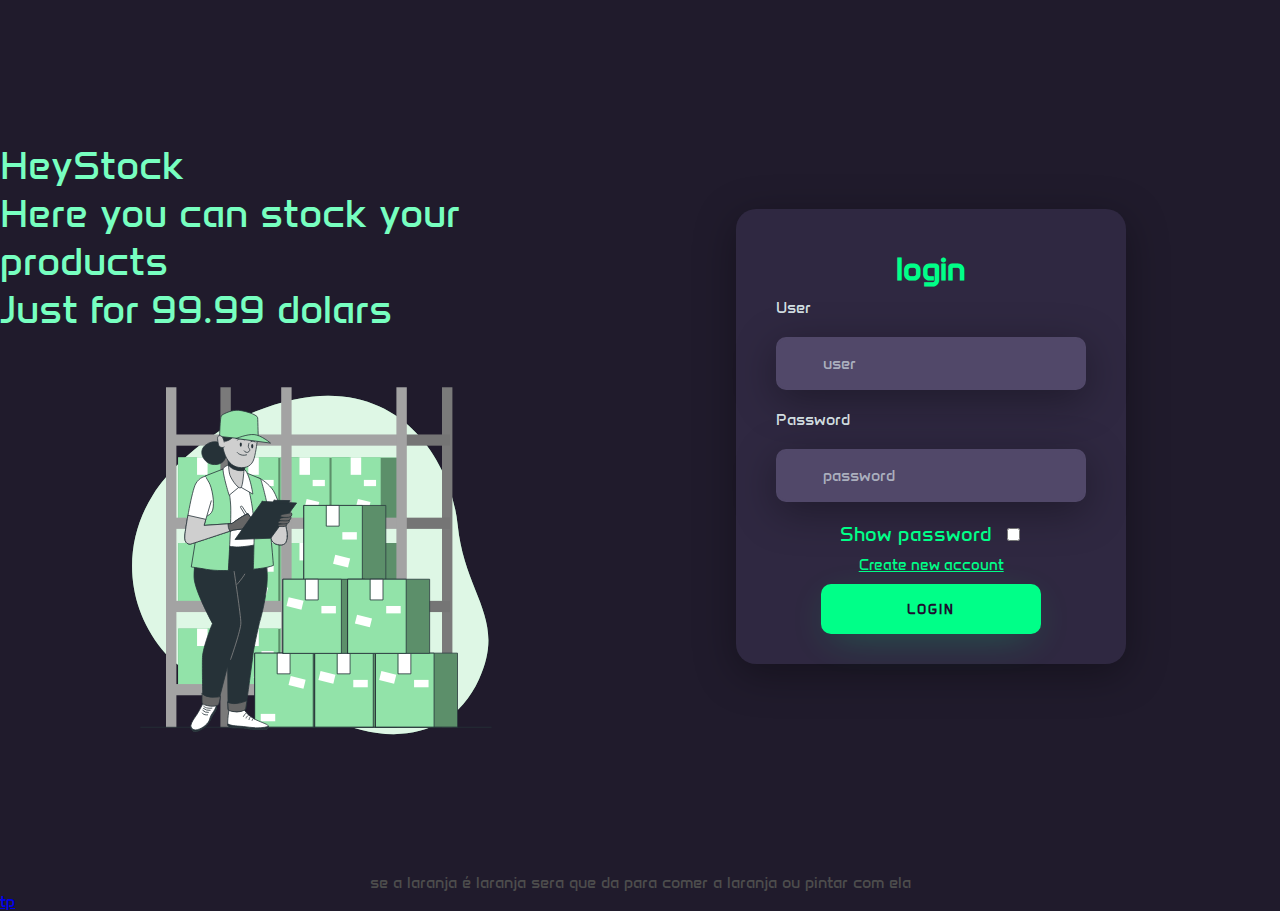
<file: wwwroot/index.html>
<!DOCTYPE html>
<html lang="pt">
<head>
    <meta charset="UTF-8">
    <meta name="viewport" content="width=device-width, initial-scale=1.0">
    <title>login</title>
    <script defer src="./js/script.js"></script>
    <link rel="stylesheet" href="./css/style.css">
</head>
<body>
    <div class="main_login">
        <div class="left_login">
            <h1>HeyStock<br>Here you can stock your products<br>Just for 99.99 dolars</h1>
            <img src="./assets/images/stock.svg" class="left_login_image" alt="stockImg">
        </div>
        <div class="rigth_login">
            <div class="card-login">
                <h1>login</h1>
                <div class="user">
                    <label for="usuario">User</label>
                    <input type="text" id="usuario" placeholder="user" required maxlength="255" minlength="3">
                    <small></small>
                </div>
                <div class="user">
                    <label for="password">Password</label>
                    <input type="password" id="password" placeholder="password" required maxlength="255" minlength="8">
                    <small></small>
                </div>
                <a class="ShowPassword">Show password<input type="checkbox" id="showPassword"></a>    
                <a class="newAccount" href="./register.html">Create new account</a>
                
                <button class="btn-login">login</button>
                
            </div>
        </div>
    </div>
    <a class="letters">se a laranja é laranja sera que da para comer a laranja ou pintar com ela </a>
    <a href="./menuInicial.html">tp</a>

    <script src="./js/default_stuff.js"></script>
    <script src="./js/loginHelper.js"></script>
    <script src="./js/signalr.js"></script>
    <script src="./js/signalr.min.js"></script>
</body>
</html>
</file>
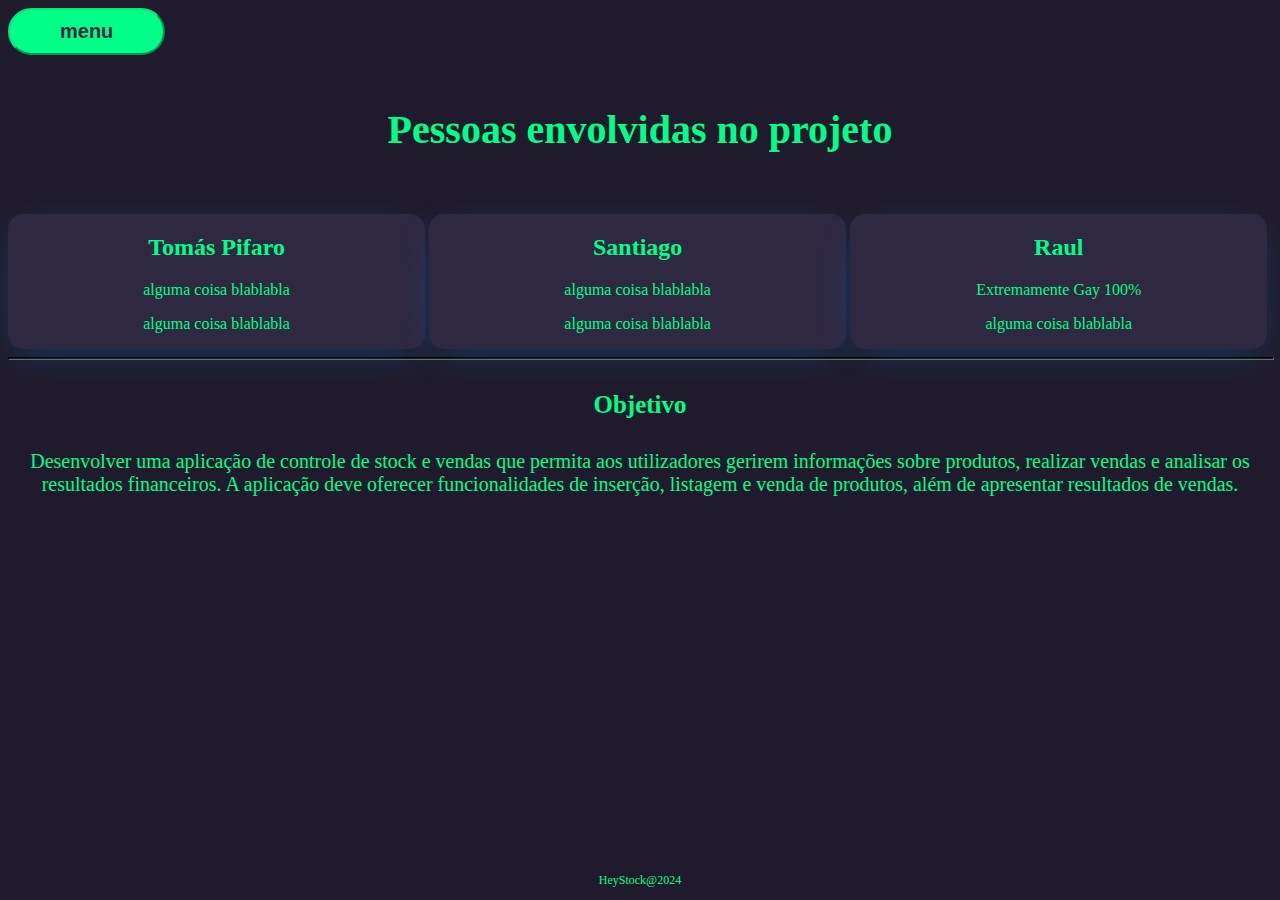
<file: wwwroot/creditos.html>
<!DOCTYPE html>
<html>
    <head>
        <meta charset="UTF-8">
        <title>HeyStock</title>
        <link href="./css/creditosStyle.css" rel="Stylesheet">
    </head>
    <body>
        <a href="./menuInicial.html"><button><b>menu</b></button></a>
        <div class='introDiv'>            
            <h2 class="introP">Pessoas envolvidas no projeto</h2>
        </div>

        <div>
            <div class='Mdiv'>
                <h2>Tomás Pifaro</h2>
                <p>alguma coisa blablabla</p>
                <p>alguma coisa blablabla</p>
            </div>

            <div class='Mdiv'>
                <h2>Santiago</h2>
                <p>alguma coisa blablabla</p>
                <p>alguma coisa blablabla</p>
            </div>
              
            <div class='Mdiv'>
                <h2>Raul</h2>
                <p>Extremamente Gay 100%</p>
                <p>alguma coisa blablabla</p>
            </div>    
        </div>
        
        <hr/>  
        <div>
            <h2 class="infoH2">Objetivo</h2>
            <p class="infoP">
                Desenvolver uma aplicação de controle de stock e vendas que permita aos utilizadores gerirem informações sobre produtos, 
                realizar vendas e analisar os resultados financeiros. 
                A aplicação deve oferecer funcionalidades de inserção, 
                listagem e venda de produtos, 
                além de apresentar resultados de vendas.
            </p>
        </div>    
        <footer>
            <p>HeyStock@2024</p>
        </footer> 
    </body>
</html>
</file>
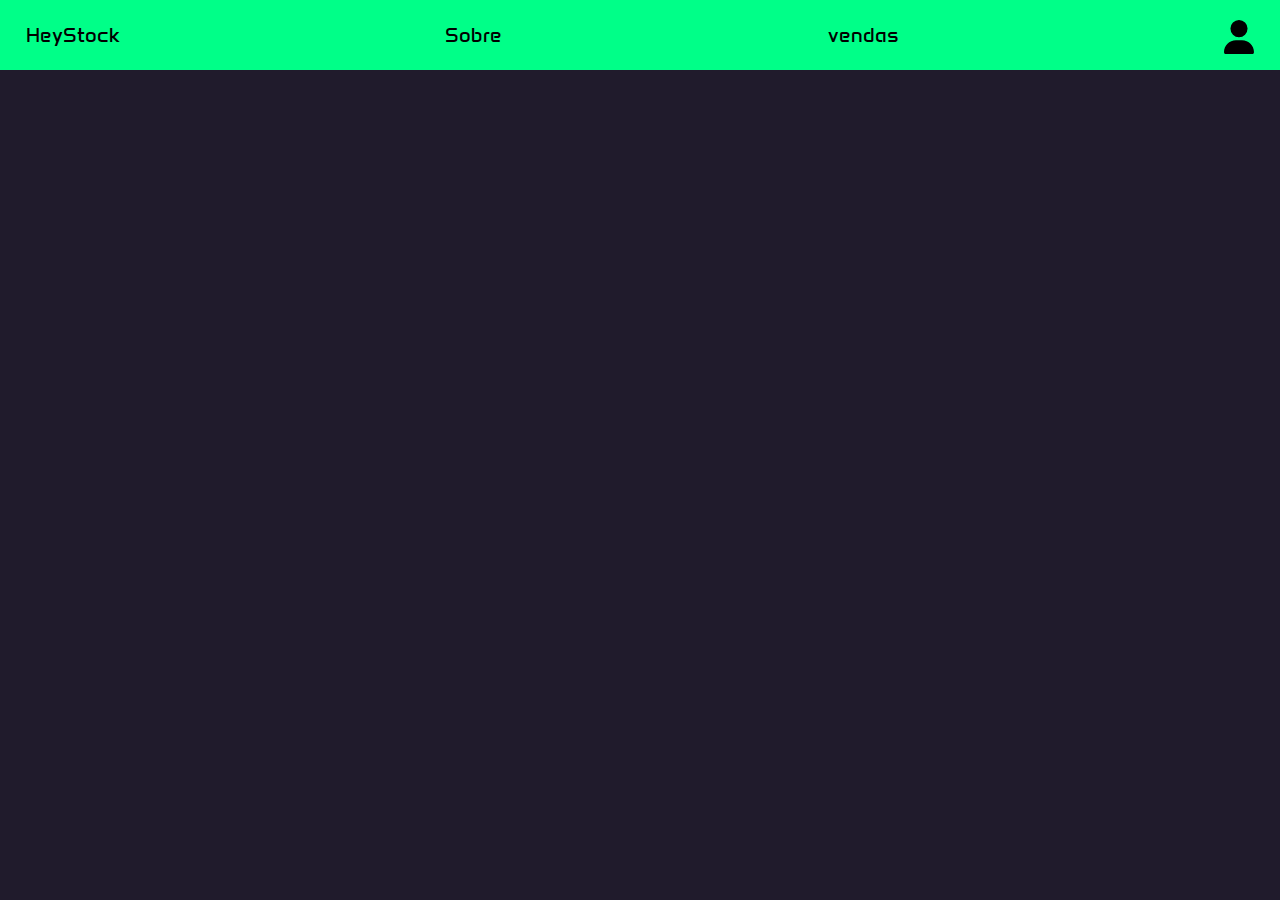
<file: wwwroot/menuInicial.html>
<!DOCTYPE html>
<html>
    <head>
        <meta charset="utf-8">
        <meta name="viewport" content="width=device-width,initial-scale=1.0">
        <title>HeyStock</title>
        <link rel="Stylesheet" href="./css/menuStyle.css">
    </head>
    <body>
        <header>
            <div class="info-header">
                <a href="./menuStockADM.html">HeyStock</a>
            </div>
            <div class="info-header">
                <a href="./creditos.html">Sobre</a>
            </div>
            <div class="info-header">
                <a href="./vendas.html">vendas</a>
            </div>
            <div class="info-header">
                <div class="icons-header">
                    <svg xmlns="http://www.w3.org/2000/svg" viewBox="0 0 448 512"><!--!Font Awesome Free 6.5.1 by @fontawesome - https://fontawesome.com License - https://fontawesome.com/license/free Copyright 2024 Fonticons, Inc.--><path d="M224 256A128 128 0 1 0 224 0a128 128 0 1 0 0 256zm-45.7 48C79.8 304 0 383.8 0 482.3C0 498.7 13.3 512 29.7 512H418.3c16.4 0 29.7-13.3 29.7-29.7C448 383.8 368.2 304 269.7 304H178.3z"/></svg>
                </div>
            </div>
        </header>
      
    </body>
</html>
</file>
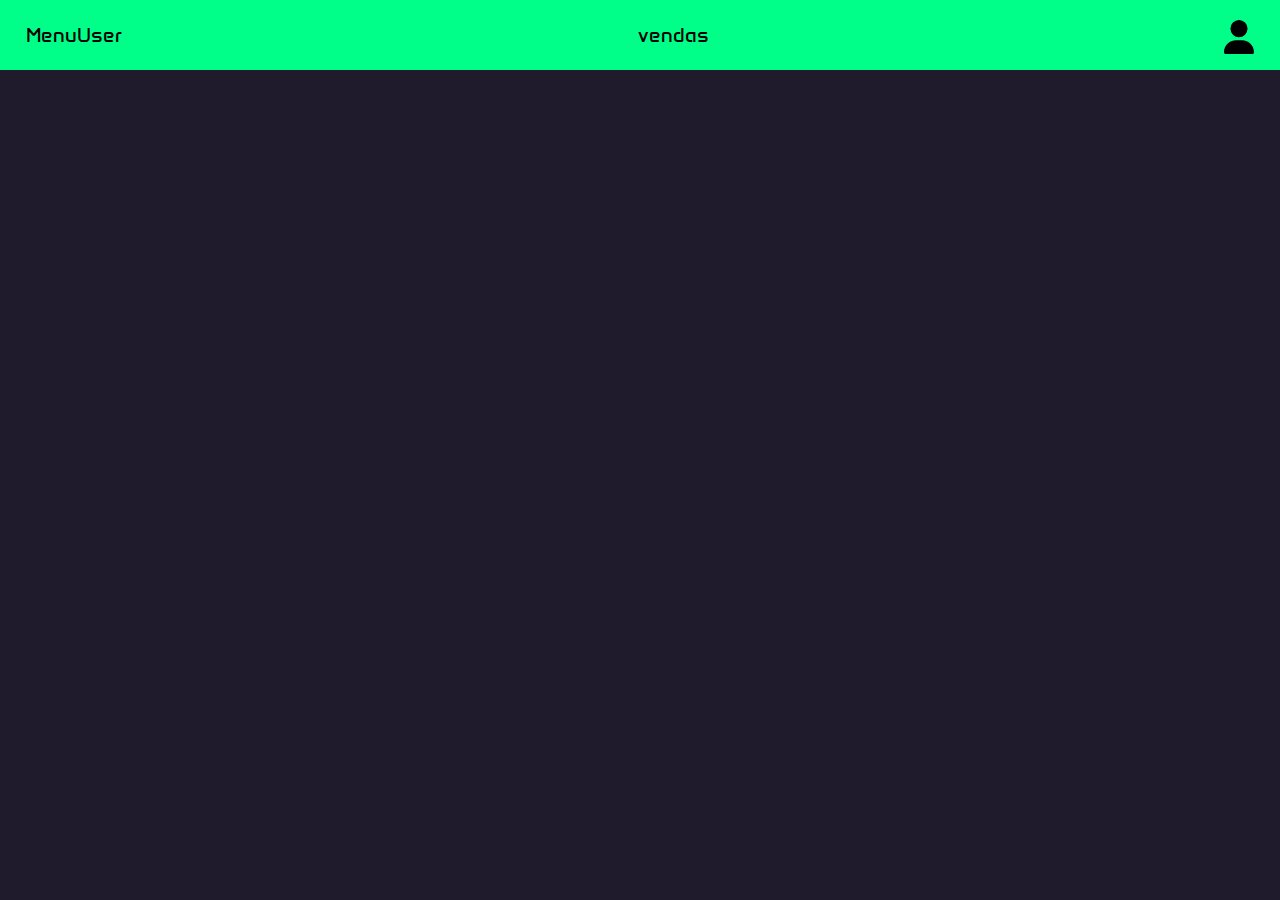
<file: wwwroot/menuStockADM.html>
<!DOCTYPE html>
<html>
    <head>
        <meta charset="utf-8">
        <meta name="viewport" content="width=device-width,initial-scale=1.0">
        <title>HeyStock</title>
        <link rel="Stylesheet" href="./css/menuStock.css">
    </head>
    <body>
        <header>
            <div class="info-header">
                <a href="./menuInicial.html">MenuUser</a>
            </div>
            <div class="info-header">
                <a href="./menuVendasADM.html">vendas</a>
            </div>
            <div class="info-header">
                <div class="icons-header">
                    <svg xmlns="http://www.w3.org/2000/svg" viewBox="0 0 448 512"><!--!Font Awesome Free 6.5.1 by @fontawesome - https://fontawesome.com License - https://fontawesome.com/license/free Copyright 2024 Fonticons, Inc.--><path d="M224 256A128 128 0 1 0 224 0a128 128 0 1 0 0 256zm-45.7 48C79.8 304 0 383.8 0 482.3C0 498.7 13.3 512 29.7 512H418.3c16.4 0 29.7-13.3 29.7-29.7C448 383.8 368.2 304 269.7 304H178.3z"/></svg>
                </div>
            </div>
        </header>
    </body>
</html>
</file>
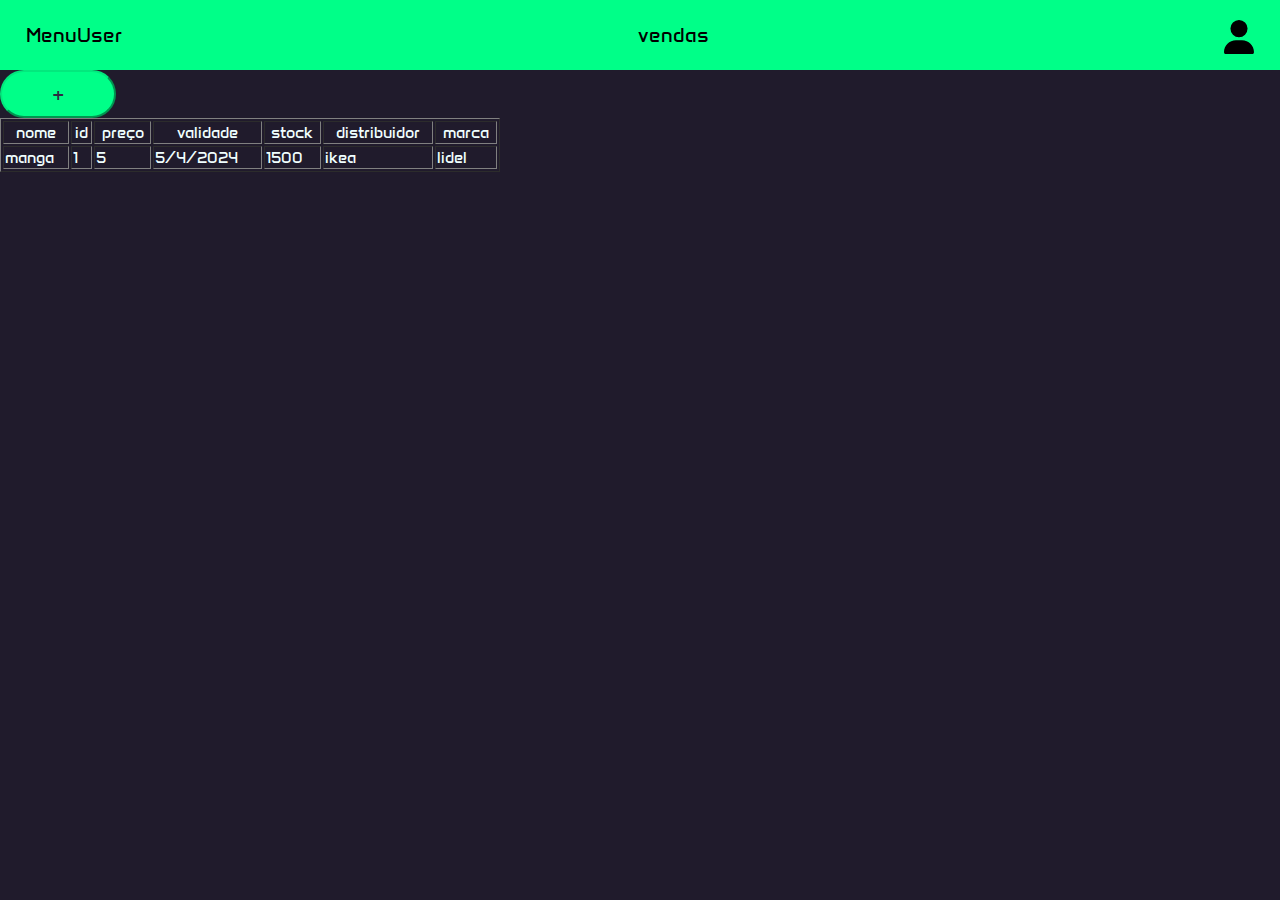
<file: wwwroot/menuVendasADM.html>
<!DOCTYPE html>
<html>
    <head>
        <meta charset="utf-8">
        <meta name="viewport" content="width=device-width,initial-scale=1.0">
        <title>HeyStock</title>
        <link rel="Stylesheet" href="./css/menuStock.css">
    </head>
    <body>
        <header>
            <div class="info-header">
                <a href="./menuInicial.html">MenuUser</a>
            </div>
            <div class="info-header">
                <a href="./menuVendasADM.html">vendas</a>
            </div>
            <div class="info-header">
                <div class="icons-header">
                    <svg xmlns="http://www.w3.org/2000/svg" viewBox="0 0 448 512"><!--!Font Awesome Free 6.5.1 by @fontawesome - https://fontawesome.com License - https://fontawesome.com/license/free Copyright 2024 Fonticons, Inc.--><path d="M224 256A128 128 0 1 0 224 0a128 128 0 1 0 0 256zm-45.7 48C79.8 304 0 383.8 0 482.3C0 498.7 13.3 512 29.7 512H418.3c16.4 0 29.7-13.3 29.7-29.7C448 383.8 368.2 304 269.7 304H178.3z"/></svg>
                </div>
            </div>
        </header>

        <dialog>
            <p>Hello, Dialog!</p>
            <form method="dialog">
                <div class="input_div">
                    <label for="nome">Nome: </label>
                    <input type="text" name="nome" id="nome" placeholder="Nome do produto" class="input">
                </div>
                <div class="input_div">
                    <label for="preco">Preco: </label>
                    <input type="number" name="preco" id="preco" class="input">
                
                </div>
                <div class="input_div">
                    <label for="validade">Validade: </label>
                    <input type="date" name="validade" id="validade" class="input">
                </div>
                <select name="nome_distribuidor" id="nome_distribuidor" class="input">
                    <option value="teste">Teste</option>
                </select>
                <input type="submit" value="guardar alteracoes">
            </form>
          </dialog>

        <button class="open_dialog"><b>+</b></button>

        <table border="1" width="500">
            <thead>
                <tr>
                    <th scope="col">nome</th>
                    <th scope="col">id</th>
                    <th scope="col">preço</th>
                    <th scope="col">validade</th>
                    <th scope="col">stock</th>
                    <th scope="col">distribuidor</th>
                    <th scope="col">marca</th>
                </tr>
            </thead>
            <tbody>
                <tr>
                    <td>manga</td>
                    <td>1</td>
                    <td>5</td>
                    <td>5/4/2024</td>
                    <td>1500</td>
                    <td>ikea</td>
                    <td>lidel</td>
                </tr>
            </tbody>     
        </table>
        <script src="./js/menu_vendas.js"></script>
    </body>
</html>
</file>
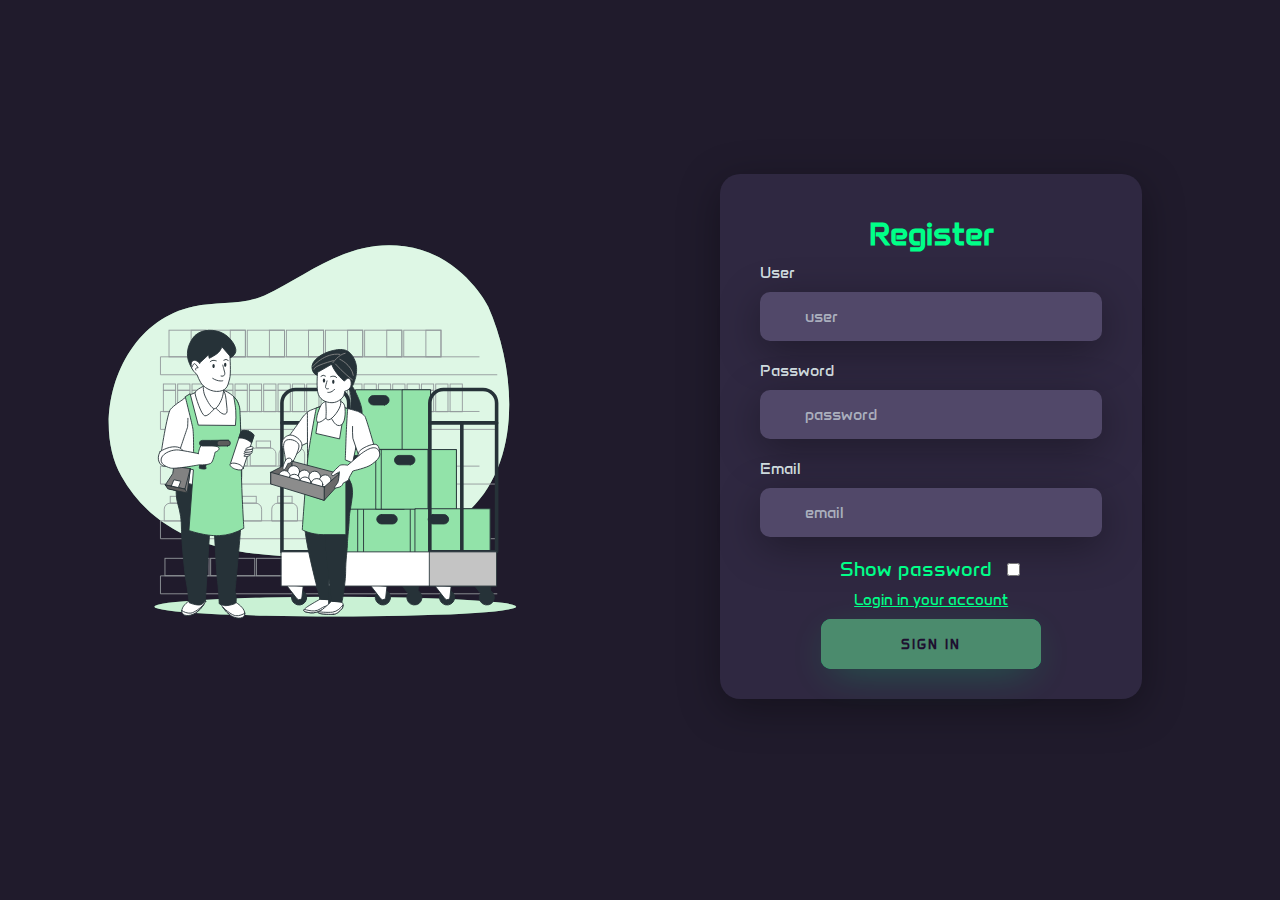
<file: wwwroot/register.html>
<!DOCTYPE html>
<html lang="en">
<head>
    <meta charset="UTF-8">
    <meta name="viewport" content="width=device-width, initial-scale=1.0">
    <title>create account</title>
    <script defer src="./js/register.js "></script>
    <link rel="stylesheet" href="./css/createAccount.css">
</head>
<body>
    <div class="main_login">
        <div class="left_login">
            <img src="./assets/images/stockImg.svg" class="left_login_image" alt="stockImg">
        </div>
        <div class="rigth_login">
            <div class="card-login">
                <h1>Register</h1>
                <div class="user">
                    <label for="usuario">User</label>
                    <input type="text" id="usuario" placeholder="user" required maxlength="255" minlength="3">
                </div>
                <div class="user">
                    <label for="password">Password</label>
                    <input type="password" id="password" placeholder="password" required maxlength="255" minlength="8">
                </div>
                <div class="user">
                    <label for="email">Email</label>
                    <input type="email" id="email" placeholder="email" required maxlength="255" minlength="8">
                </div>
                <a class="ShowPassword">Show password<input type="checkbox" id="showPassword"></a>    
                <a class="newAccount" href="./index.html">Login in your account</a>
                
                <button class="btn-login">Sign in</button>
                
            </div>
        </div>
    </div>

    <script src="./js/default_stuff.js"></script>
    <script src="./js/loginHelper.js"></script>
    <script src="./js/signalr.js"></script>
    <script src="./js/signalr.min.js"></script>
</body>
</html>
</file>
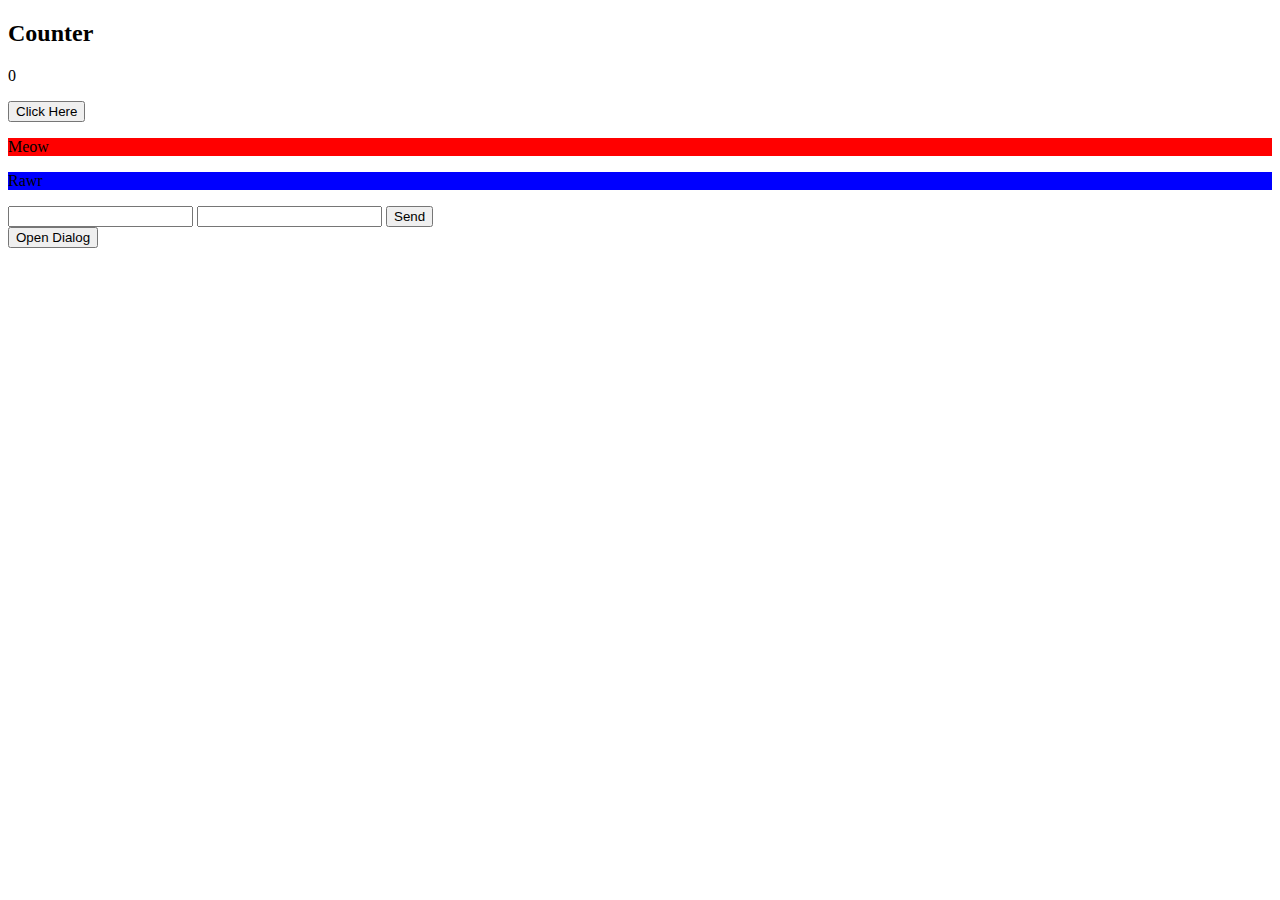
<file: wwwroot/teste.html>
<!DOCTYPE html>
<html lang="en">
<head>
    <meta charset="UTF-8">
    <meta name="viewport" content="width=device-width, initial-scale=1.0">
    <link rel="stylesheet" href="./css/teste.css">
    <title>Document</title>
</head>
<body>

    <div id="counter_div">
        <h2>Counter</h2>
        <p>0</p>
        <button>Click Here</button>
    </div>

    <div class="message_section">
        <div class="user-row_1">
            <p>Meow</p>
        </div>
        <div class="user-row_2">
            <p>Rawr</p>
        </div>
    </div>

    <section class="input_section">
        <input type="text" id="user_input">
        <input type="text" id="message_input">
        <button>Send</button>
    </section>
    
    <dialog class="dialog">
        <h1>Register</h1>
        <form method="dialog" id="register">
            <label for="UserName">Username: </label>
            <input type="text" name="UserName" class="username_input">
            <label for="passHash">Password: </label>
            <input type="password" name="passHash" class="password_input">
            <input type="submit" value="submit">
        </form>
        <br>
        <h1>Login</h1>
        <form method="dialog" id="login">
            <label for="UserName">Username: </label>
            <input type="text" name="UserName" class="username_input">
            <label for="passHash">Password: </label>
            <input type="password" name="passHash" class="password_input">
            <input type="submit" value="submit">
        </form>
    </dialog>

    <button class="dialog_opener">Open Dialog</button>

    <script src="./js/signalr.js"></script>
    <script src="./js/signalr.min.js"></script>
    <script src="./js/teste.js"></script>
    
</body>
</html>
</file>
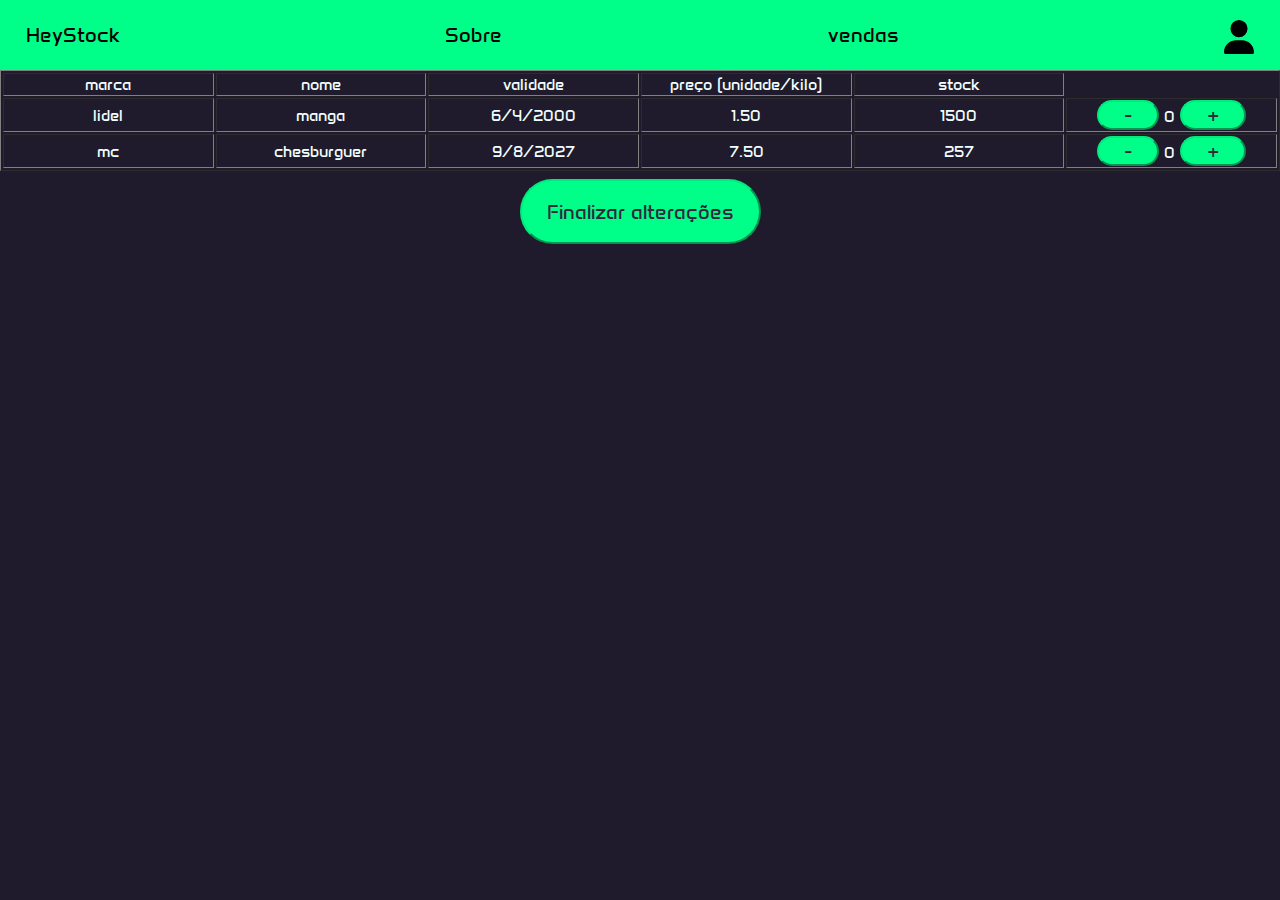
<file: wwwroot/vendas.html>
<!DOCTYPE html>
<html>
    <head>
        <meta charset="utf-8">
        <meta name="viewport" content="width=device-width,initial-scale=1.0">
        <title>HeyStock</title>
        <link rel="Stylesheet" href="./css/menuStyle.css">
    </head>
    <body>
        <header>
            <div class="info-header">
                <a href="./menuStockADM.html">HeyStock</a>
            </div>
            <div class="info-header">
                <a href="./creditos.html">Sobre</a>
            </div>
            <div class="info-header">
                <a href="./vendas.html">vendas</a>
            </div>
            <div class="info-header">
                <div class="icons-header">
                    <svg xmlns="http://www.w3.org/2000/svg" viewBox="0 0 448 512"><!--!Font Awesome Free 6.5.1 by @fontawesome - https://fontawesome.com License - https://fontawesome.com/license/free Copyright 2024 Fonticons, Inc.--><path d="M224 256A128 128 0 1 0 224 0a128 128 0 1 0 0 256zm-45.7 48C79.8 304 0 383.8 0 482.3C0 498.7 13.3 512 29.7 512H418.3c16.4 0 29.7-13.3 29.7-29.7C448 383.8 368.2 304 269.7 304H178.3z"/></svg>
                </div>
            </div>
        </header>
        <table border="1" width="500" class="tabela">
            <thead>
                <tr>
                    <th scope="col">marca</th> 
                    <th scope="col">nome</th>
                    <th scope="col">validade</th>            
                    <th scope="col">preço (unidade/kilo)</th>                 
                    <th scope="col">stock</th>                    
                    
                </tr>
            </thead>
            <tbody>
                <tr>
                    <td>lidel</td>
                    <td>manga</td>
                    <td>6/4/2000</td>
                    <td>1.50</td>
                    <td>1500</td>
                    <td><button><b>-</b></button><b>  0  </b><button><b>+</b></button></td>
                </tr>
                <tr>
                    <td>mc</td>
                    <td>chesburguer</td>
                    <td>9/8/2027</td>
                    <td>7.50</td>
                    <td>257</td>
                    <td><button><b>-</b></button><b>  0  </b><button><b>+</b></button></td>
                </tr>
            </tbody>     
        </table>
        <footer>
            <button class="carrinho"><b>Finalizar alterações</b></button>
        </footer> 
    </body>
</html>
</file>
<file: wwwroot/css/style.css>
@import url('https://fonts.googleapis.com/css2?family=Anta&display=swap');

:root {
    --error-color: #dc3545;
    --success-color: #28a745;
    --warning-color: #ffc107;
}

*{
    font-family: "Anta", sans-serif;
    font-weight: 400;
    font-style: normal;
}

body{
    margin: 0;
    background: #201b2c;
}

.main_login{
    width: 97vw;
    height: 97vh;
    background: #201b2c;
    display: flex;
    justify-content: center;
    align-items: center;
}

.letters{
    color: #4d4d4d;
    font-size: 16px;
    display: flex;
    justify-content: center;
    align-items: center;
}

.left_login{
    width: 50vw;
    height: 100vh;
    display: flex;
    justify-content: center;
    align-items: center;
    flex-direction: column;
}

.left_login > h1{
    font-size: 40px;
    color: #77ffc0;
}

.left_login_image{
    width: 400px;
}

.rigth_login{
    width: 50vw;
    height: 100vh;
    display: flex;
    justify-content: center;
    align-items: center;
}

.card-login{
    width: 50%;
    display: flex;
    justify-content: center;
    align-items: center;
    flex-direction: column;
    padding: 40px;
    background: #2f2841;
    border-radius: 20px;
    box-shadow: 0px 10px 40px #00000056;
}

.card-login > h1{
    color: #00ff88;
    font-weight: 900;
    margin: 0;
}

.ShowPassword{
    color: #00ff88;
    font-size: 20px;
    margin: 10px;
}

.ShowPassword > input{
    margin-left: 15px;
}

.newAccount{
    color: #00ff88;
    font-size: 15px;
}

.user{
    width: 100%;
    display: flex;
    flex-direction: column;
    align-items: flex-start;
    justify-content: center;
    margin: 10px 0px;
}

.user > input{
    width: 100%;
    /*border: none;*/
    border: solid 2px #514869;
    border-radius: 10px;
    padding: 15px 45px;
    background: #514869;
    color: #f0ffffde;
    font-size: 12pt;
    box-shadow: 0px 10px 40px #00000056;
    outline: none;
    box-sizing: border-box;
}

.user > label{
    color: #f0ffffde;
    margin-bottom: 20px;
}

.user > input::placeholder{
    color: #f0ffff95;
}

.user small {
    color: var(--error-color);
}


.user input:focus {
    outline: none;
}

.user.error input {
    border-color: var(--error-color);
}

.user.success input {
    border-color: var(--success-color);
}

.btn-login{
    width: 220px;
    height: 50px;
    border: none;
    border-radius: 10px;
    outline: none;
    text-transform: uppercase;
    font-weight: 800;
    letter-spacing: 2px;
    color: #1e1030;
    background: #00ff88;
    cursor: pointer;
    box-shadow: 0px 10px 40px -12px #00ff8052;
    position: relative;
    top: 10px;
    z-index: 1;
    border-radius: 10px;
}

.btn-login:before {
    content: '';
    background: linear-gradient(45deg, #ff0000, #ff7300, #fffb00, #48ff00, #00ffd5, #002bff, #7a00ff, #ff00c8, #ff0000);
    position: absolute;
    top: -2px;
    left:-2px;
    background-size: 400%;
    z-index: -1;
    filter: blur(5px);
    width: calc(100% + 2px);
    height: calc(100% + 2px);   
    animation: glowing 20s linear infinite;
    opacity: 0;
    transition: opacity .3s ease-in-out;
    border-radius: 10px;
}

.btn-login:active {
    color: #000
}

.btn-login:active:after {
    background: transparent;
}

.btn-login:hover:before {
    opacity: 1;
}

.btn-login:after {
    z-index: -1;
    content: '';
    position: absolute;
    width: 100%;
    height: 100%;
    left: 0;
    top: 0;
    border-radius: 10px;
}

@keyframes glowing {
    0% { background-position: 0 0; }
    50% { background-position: 400% 0; }
    100% { background-position: 0 0; }
}
</file>
<file: wwwroot/css/creditosStyle.css>
body{
    background-color: #201b2c;
}  

.Mdiv {
    width: 33%;
    display: inline-block;
    margin-top: 0.8%;
    margin-left: 0%;
    height: 12%;     
    box-shadow: 0px 10px 40px -12px #0099ff52;
    border-radius: 15px;       
    background-color: #2f2841; 
    text-align:center;           
}

.introDiv{
    text-align: center;    
}

.introP{
    padding: 18px;
    font-size: 40px;
    font-family: 'Times New Roman', Times, serif;
    color:#00ff88;    
}

.infoP{
    font-size: 20px;
    text-align: center;  
}

.infoH2{
    font-size: 25px;
    text-align: center;
    padding: 10px;
}

button{
    background-color:#00ff88;
    font-size: 20px;
    border-radius: 150px;
    border-color: #02e97d;
    color: #2f2841;
    /* width: 120px;
    height: 50px; */
    padding: 10px 50px;
}
button:hover{
    background-color:#5effb4;
    color: #5a4c7e;
}

footer{    
    font-family: 'Times New Roman', Times, serif;
    font-size: 12px;
    position: absolute;
    bottom: 0;
    left: 0;
    text-align: center;
    width: 100%;
}

p{
    color: #00ff88;
}

h2{
    color: #00ff88;
}      

hr{
    border-color: rgb(24, 24, 24);
    background-color: rgb(24, 24, 24);
    width: 100%;
    height: 0.5px;
    padding: 0.2px;
}
</file>
<file: wwwroot/css/menuStyle.css>
@import url('https://fonts.googleapis.com/css2?family=Anta&display=swap');

*{
    font-family: "Anta", sans-serif;
    font-weight: 400;
    font-style: normal;
}

header{
    background-color: #00ff88;
    padding: 20px 2%;
    display: flex;
    justify-content: space-between;
}

body{
    margin: 0;
    background: #201b2c;
}

.info-header{
    display: flex;
    justify-content: space-around;
    align-items: center;
}

.info-header > a{
    text-decoration: none;
    color: #000000;
    font-size: 20px;
}

.icons-header{
    width: 30px;
    height: 30px;
    border-radius: 20px;
    cursor: pointer;
}

.tabela{
    width: 100%;
    margin-bottom : .5em;
    table-layout: fixed;
    text-align: center;
    border-spacing: 2px;
}

.carrinho{
    background-color:#00ff88;
    font-size: 20px;
    border-radius: 150px;
    border-color: #02e97d;
    color: #2f2841;    
    height: 65px;
    padding: 1px 25px
}

button{
    background-color:#00ff88;
    font-size: 20px;
    border-radius: 150px;
    border-color: #02e97d;
    color: #2f2841;
    /* width: 120px;
    height: 50px; */
    padding: 1px 25px;
}
button:hover{
    background-color:#5effb4;
    color: #5a4c7e;
}

td{
    color: azure;
}
th{
    color: azure;
}
footer{    
    font-family: 'Times New Roman', Times, serif;
    font-size: 40px;    
    bottom: 0;
    left: 0;
    text-align: center;
    width: 100%;
}
</file>
<file: wwwroot/css/menuStock.css>
@import url('https://fonts.googleapis.com/css2?family=Anta&display=swap');

*{
    font-family: "Anta", sans-serif;
    font-weight: 400;
    font-style: normal;
}

header{
    background-color: #00ff88;
    padding: 20px 2%;
    display: flex;
    justify-content: space-between;
}

body{
    margin: 0;
    background: #201b2c;
}

.info-header{
    display: flex;
    justify-content: space-around;
    align-items: center;
}

.info-header > a{
    text-decoration: none;
    color: #000000;
    font-size: 20px;
}

.icons-header{
    width: 30px;
    height: 30px;
    border-radius: 20px;
    cursor: pointer;
}

button{
    background-color:#00ff88;
    font-size: 20px;
    border-radius: 150px;
    border-color: #02e97d;
    color: #2f2841;
    /* width: 120px;
    height: 50px; */
    padding: 10px 50px;
}
button:hover{
    background-color:#5effb4;
    color: #5a4c7e;
}

td{
    color: azure;
}
th{
    color: azure;
}

dialog{

    width: 50%;

}

dialog form{
    display: flex;
    flex-direction: column;

}

dialog form .input{
    padding: 7px;
    margin: 5px;
    border-radius: 2px;
}
</file>
<file: wwwroot/css/createAccount.css>
@import url('https://fonts.googleapis.com/css2?family=Anta&display=swap');

*{
    font-family: "Anta", sans-serif;
    font-weight: 400;
    font-style: normal;
}

body{
    margin: 0;
    background: #201b2c;
}

.main_login{
    width: 97vw;
    height: 97vh;
    background: #201b2c;
    display: flex;
    justify-content: center;
    align-items: center;
}

.left_login{
    width: 50vw;
    height: 100vh;
    display: flex;
    justify-content: center;
    align-items: center;
    flex-direction: column;
}

.left_login_image{
    width: 35vw;
}


.rigth_login{
    width: 50vw;
    height: 100vh;
    display: flex;
    justify-content: center;
    align-items: center;
}

.card-login{
    width: 55%;
    display: flex;
    justify-content: center;
    align-items: center;
    flex-direction: column; 
    padding: 40px;
    background: #2f2841;
    border-radius: 20px;
    box-shadow: 0px 10px 40px #00000056;
}

.card-login > h1{
    color: #00ff88;
    font-weight: 900;
    margin: 0;
}

.ShowPassword{
    color: #00ff88;
    font-size: 20px;
    margin: 10px;
}

.ShowPassword > input{
    margin-left: 15px;
}

.newAccount{
    color: #00ff88;
    font-size: 15px;
}

.user{
    width: 100%;
    display: flex;
    flex-direction: column;
    align-items: flex-start;
    justify-content: center;
    margin: 10px 0px;
}

.user > input{
    width: 100%;
    border: none;
    border-radius: 10px;
    padding: 15px 45px;
    background: #514869;
    color: #f0ffffde;
    font-size: 12pt;
    box-shadow: 0px 10px 40px #00000056;
    outline: none;
    box-sizing: border-box;
}

.user > label{
    color: #f0ffffde;
    margin-bottom: 10px;
}

.user > input::placeholder{
    color: #f0ffff95;
}

.btn-login{
    width: 220px;
    height: 50px;
    border: none;
    border-radius: 10px;
    outline: none;
    text-transform: uppercase;
    font-weight: 800;
    letter-spacing: 2px;
    color: #1e1030;
    background: #00ff88;
    cursor: pointer;
    box-shadow: 0px 10px 40px -12px #00ff8052;
    position: relative;
    top: 10px;
    z-index: 1;
    border-radius: 10px;
}

.btn-login:before {
    content: '';
    background: linear-gradient(45deg, #ff0000, #ff7300, #fffb00, #48ff00, #00ffd5, #002bff, #7a00ff, #ff00c8, #ff0000);
    position: absolute;
    top: -2px;
    left:-2px;
    background-size: 400%;
    z-index: -1;
    filter: blur(5px);
    width: calc(100% + 2px);
    height: calc(100% + 2px);   
    animation: glowing 20s linear infinite;
    opacity: 0;
    transition: opacity .3s ease-in-out;
    border-radius: 10px;
}

.btn-login:active {
    color: #000
}

.btn-login:active:after {
    background: transparent;
}

.btn-login:hover:before {
    opacity: 1;
}

.btn-login:after {
    z-index: -1;
    content: '';
    position: absolute;
    width: 100%;
    height: 100%;
    background: rgba(100, 100, 100, 0.75);
    left: 0;
    top: 0;
    border-radius: 10px;
}

@keyframes glowing {
    0% { background-position: 0 0; }
    50% { background-position: 400% 0; }
    100% { background-position: 0 0; }
}
</file>
<file: wwwroot/css/teste.css>
.user-row_1{
    background-color: red;
}

.user-row_2{
    background-color: blue;
}
</file>
